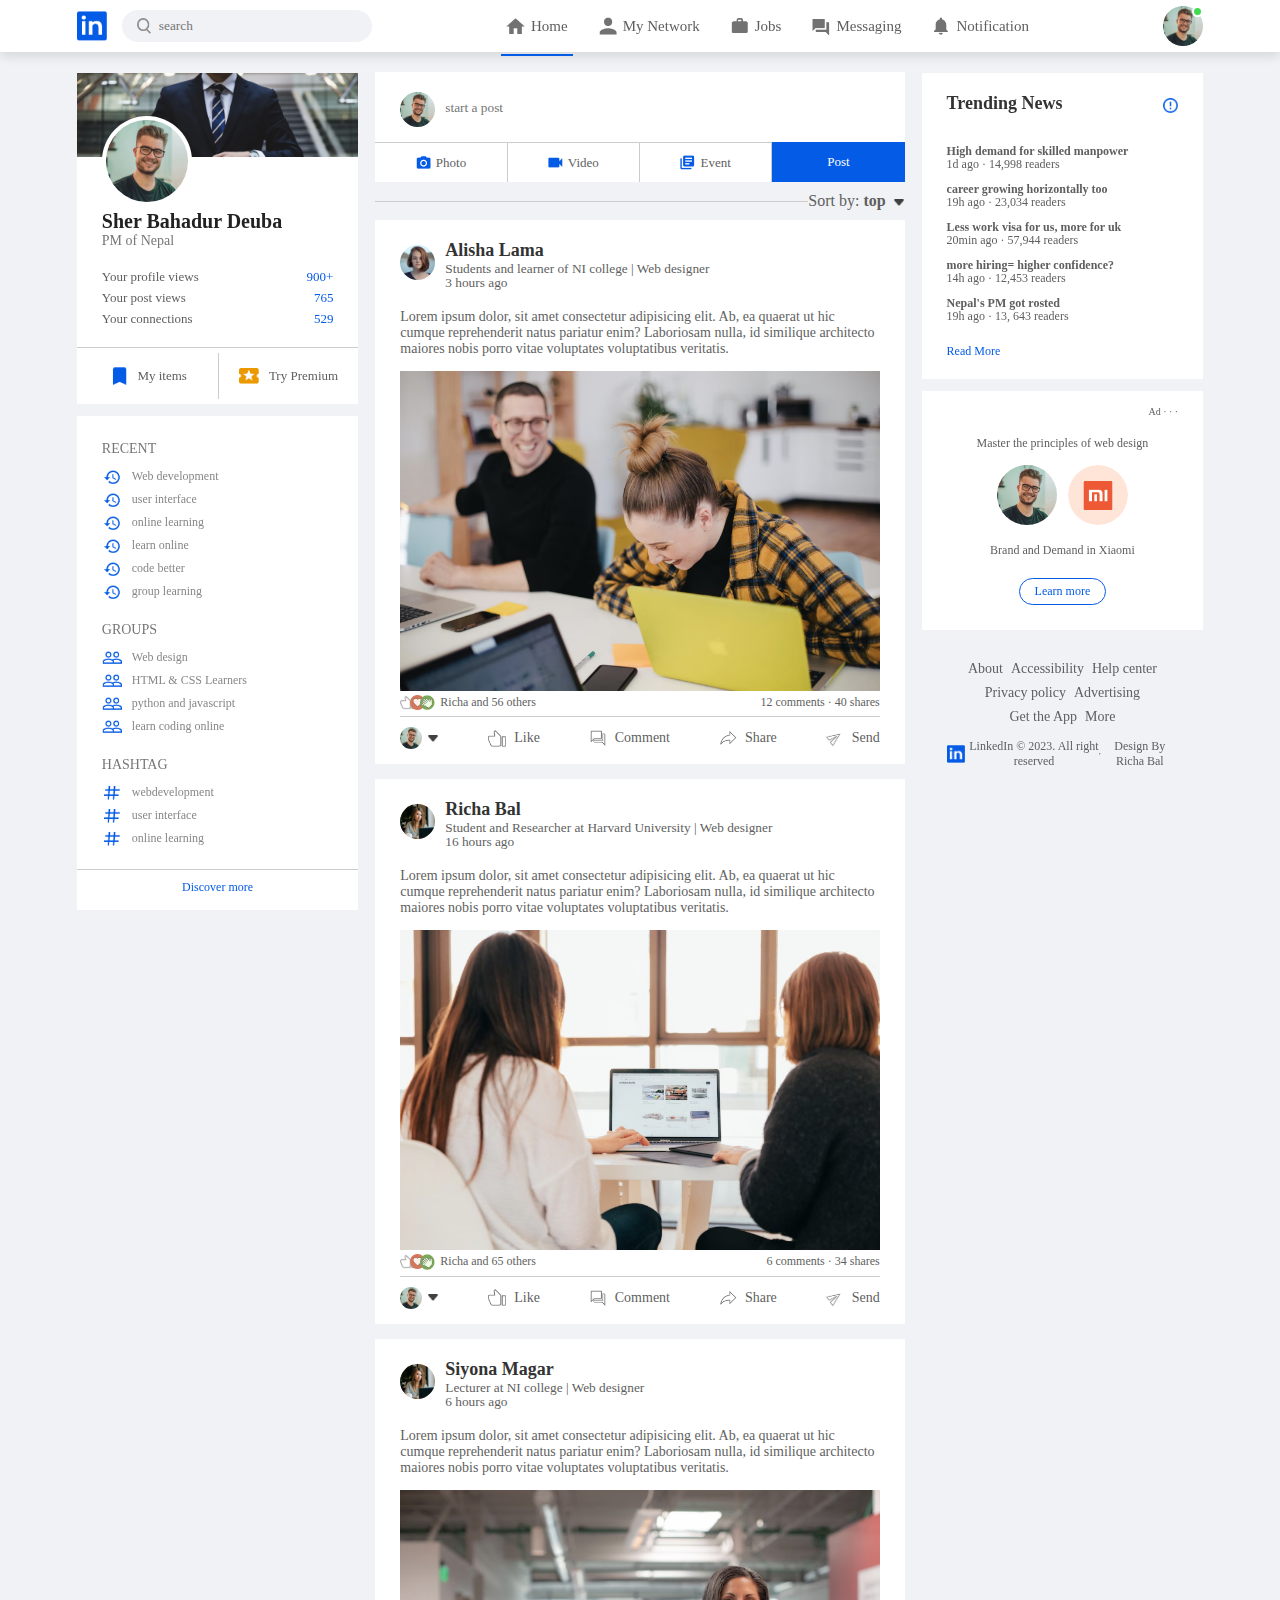
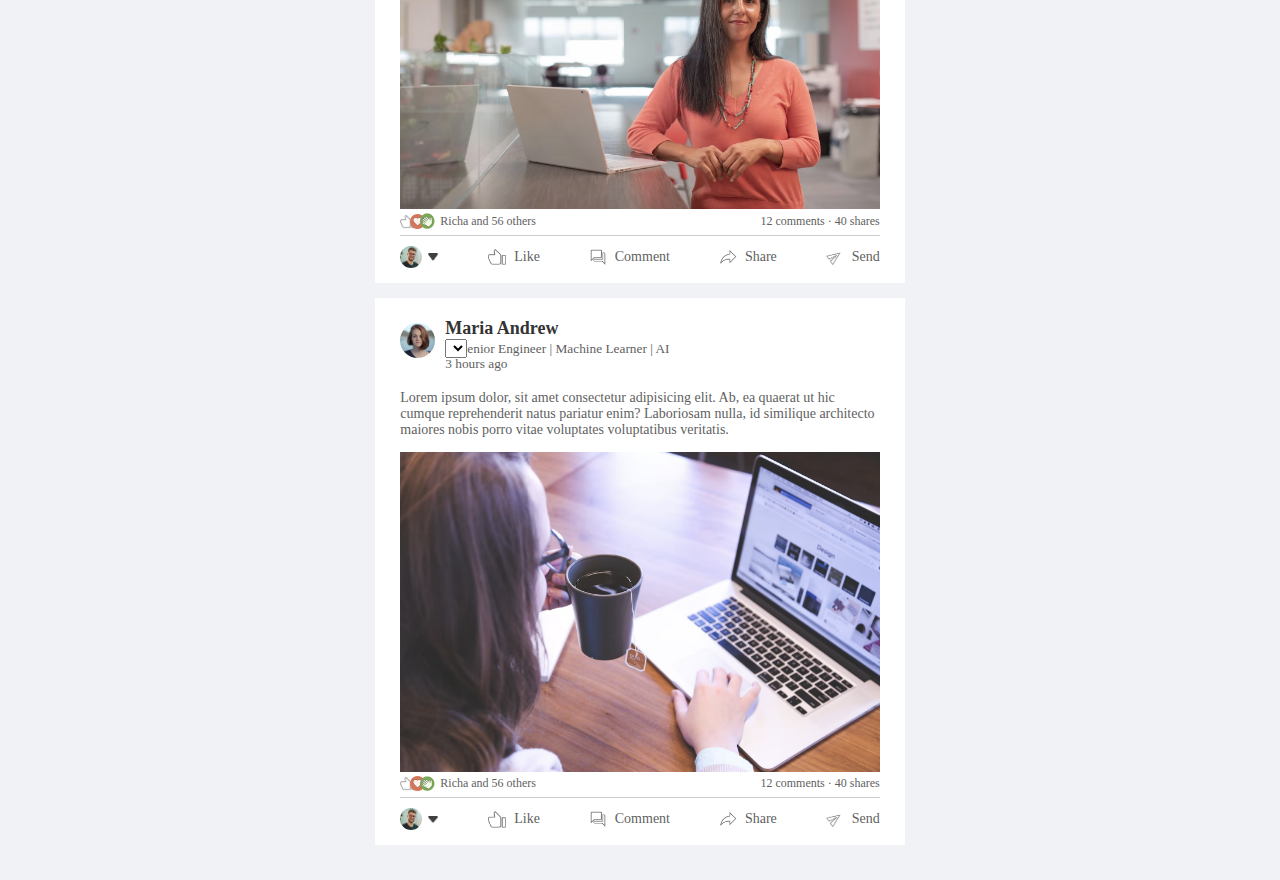
<file: linkedin-webpage-img/index.html>
<!DOCTYPE html>
<html lang="en">

<head>
  <meta charset="UTF-8">
  <meta name="viewport" content="width=device-width, initial-scale=1.0">
  <title>LinkedIn</title>
  <link rel="stylesheet" href="style.css">
  <link rel="shortcut icon" href="images/logo.png" type="image/x-icon">
</head>

<body>

  <nav class="navbar">
    <div class="navbar-left">
      <a href="index.html" class="logo"><img src="images/logo.png"></a>
      <div class="search-box">
        <img src="images/search.png">
        <input type="text" placeholder="search">
      </div>
    </div>
    <div class="navbar-center">
      <ul>
        <li><a href="#" class="active-link"><img src="images/home.png"><span>Home</span></a></li>
        <li><a href="#"><img src="images/network.png"><span>My Network</span></a></li>
        <li><a href="#"><img src="images/jobs.png"><span>Jobs</span></a></li>
        <li><a href="#"><img src="images/message.png"><span>Messaging</span></a></li>
        <li><a href="#"><img src="images/notification.png"><span>Notification</span></a></li>
      </ul>
    </div>
    <div class="navbar-right">
      <div class="online">
        <img src="images/user-1.png" class="nav-profile-img" onclick="toggleMenu()">
      </div>
    </div>
<!-- profile-drop-down-menu -->
<div class="profile-menu-wrap" id="profileMenu">
  <div class="profile-menu">
    <div class="user-info">
      <img src="images/user-1.png" alt="">
      <div>
        <h3>Sher Bahadur Deuba</h3>
        <a href="profile.html">See your profile</a>
      </div>
    </div>
    <hr>
    <a href="#" class="profile-menu-link">
    <img src="images/feedback.png" alt="">
    <p>Give Feedback</p>
    <span>></span>
  </a>
  <a href="#" class="profile-menu-link">
    <img src="images/setting.png" alt="">
    <p>Settings and Privacy</p>
    <span>></span>
  </a>
  <a href="#" class="profile-menu-link">
    <img src="images/help.png" alt="">
    <p>Help and Support</p>
    <span>></span>
  </a>
  <a href="#" class="profile-menu-link">
    <img src="images/display.png" alt="">
    <p>Display and Accessibility</p>
    <span>></span>
  </a>
  <a href="#" class="profile-menu-link">
    <img src="images/logout.png" alt="">
    <p>Logout</p>
    <span>></span>
  </a>

  </div>
</div>


  </nav>
  <!--========= nav bar close ==========-->
  <div class="container">
    <!-- left side bar -->
    <div class="left-sidebar">
      <div class="sidebar-profile-box">
        <img src="images/cover-pic.png" width="100%">
        <div class="sidebar-profile-info">
          <img src="images/user-1.png">
          <h1>Sher Bahadur Deuba</h1>
          <h3>PM of Nepal</h3>
          <ul>
            <li>Your profile views <span>900+</span></li>
            <li>Your post views <span>765</span></li>
            <li>Your connections <span>529</span></li>

          </ul>
        </div>
        <div class="sidebar-profile-link">
          <a href="#"><img src="images/items.png">My items</a>
          <a href="#"><img src="images/premium.png">Try Premium</a>
        </div>
      </div>
      <div class="sidebar-activity" id="sidebarActivity">
        <h3>RECENT</h3>
        <a href="#"><img src="images/recent.png">Web development</a>
        <a href="#"><img src="images/recent.png">user interface</a>
        <a href="#"><img src="images/recent.png">online learning</a>
        <a href="#"><img src="images/recent.png">learn online</a>
        <a href="#"><img src="images/recent.png">code better</a>
        <a href="#"><img src="images/recent.png">group learning</a>
        <h3>GROUPS</h3>
        <a href="#"><img src="images/group.png">Web design</a>
        <a href="#"><img src="images/group.png">HTML & CSS Learners</a>
        <a href="#"><img src="images/group.png">python and javascript</a>
        <a href="#"><img src="images/group.png">learn coding online</a>
        <h3>HASHTAG</h3>
        <a href="#"><img src="images/hashtag.png">webdevelopment</a>
        <a href="#"><img src="images/hashtag.png">user interface</a>
        <a href="#"><img src="images/hashtag.png">online learning</a>
        <div class="discover-more-link">
          <a href="#">Discover more</a>
        </div>
      </div>
      <p id="showMoreLink" onclick="toggeActivity()">Show more <b>+</b></p>
    </div>
    <!-- main content -->
    <div class="main-content">
      <div class="create-post">
        <div class="create-post-input">
          <img src="images/user-1.png">
          <textarea rows="2" placeholder="start a post"></textarea>
        </div>
        <div class="create-post-links">
          <li><img src="images/photo.png">Photo</li>
          <li><img src="images/video.png">Video</li>
          <li><img src="images/event.png">Event</li>
          <li>Post</li>
        </div>
      </div>
      <div class="sort-by">
        <hr>
        <p>Sort by: <span>top <img src="images/down-arrow.png"></span></p>
      </div>
      <!-- first post -->
      <div class="post">
        <div class="post-author">
          <img src="images/user-3.png" alt="">
          <div>
            <h1>Alisha Lama</h1>
            <small>Students and learner of NI college | Web designer</small>
            <small>3 hours ago</small>
          </div>
        </div>
        <p>Lorem ipsum dolor, sit amet consectetur adipisicing elit. Ab, ea quaerat ut hic cumque reprehenderit natus
          pariatur enim? Laboriosam nulla, id similique architecto maiores nobis porro vitae voluptates voluptatibus
          veritatis.</p>
        <img src="images/post-image-1.png" width="100%">
        <div class="post-stats">
          <div>
            <img src="images/thumbsup.png" alt="">
            <img src="images/love.png" alt="">
            <img src="images/clap.png" alt="">
            <span class="liked-users">Richa and 56 others</span>
          </div>
          <div>
            <span>12 comments &middot; 40 shares</span>
          </div>
        </div>
        <div class="post-activity">
          <div>
            <img src="images/user-1.png" class="post-activity-user-icon" alt="">
            <img src="images/down-arrow.png" class="post-activity-arrow-icon" alt="">
          </div>
          <div class="post-activity-link">
            <img src="images/like.png" alt="">
            <span>Like</span>
          </div>
          <div class="post-activity-link">
            <img src="images/comment.png" alt="">
            <span>Comment</span>
          </div>
          <div class="post-activity-link">
            <img src="images/share.png" alt="">
            <span>Share</span>
          </div>
          <div class="post-activity-link">
            <img src="images/send.png" alt="">
            <span>Send</span>
          </div>
        </div>
      </div>
      <!-- second post -->
      <div class="post">
        <div class="post-author">
          <img src="images/user-4.png" alt="">
          <div>
            <h1>Richa Bal</h1>
            <small>Student and Researcher at Harvard University | Web designer</small>
            <small>16 hours ago</small>
          </div>
        </div>
        <p>Lorem ipsum dolor, sit amet consectetur adipisicing elit. Ab, ea quaerat ut hic cumque reprehenderit natus
          pariatur enim? Laboriosam nulla, id similique architecto maiores nobis porro vitae voluptates voluptatibus
          veritatis.</p>
        <img src="images/post-image-2.png" width="100%">
        <div class="post-stats">
          <div>
            <img src="images/thumbsup.png" alt="">
            <img src="images/love.png" alt="">
            <img src="images/clap.png" alt="">
            <span class="liked-users">Richa and 65 others</span>
          </div>
          <div>
            <span>6 comments &middot; 34 shares</span>
          </div>
        </div>
        <div class="post-activity">
          <div>
            <img src="images/user-1.png" class="post-activity-user-icon" alt="">
            <img src="images/down-arrow.png" class="post-activity-arrow-icon" alt="">
          </div>
          <div class="post-activity-link">
            <img src="images/like.png" alt="">
            <span>Like</span>
          </div>
          <div class="post-activity-link">
            <img src="images/comment.png" alt="">
            <span>Comment</span>
          </div>
          <div class="post-activity-link">
            <img src="images/share.png" alt="">
            <span>Share</span>
          </div>
          <div class="post-activity-link">
            <img src="images/send.png" alt="">
            <span>Send</span>
          </div>
        </div>
      </div>
      <!-- third post -->
      <div class="post">
        <div class="post-author">
          <img src="images/user-4.png" alt="">
          <div>
            <h1>Siyona Magar</h1>
            <small>Lecturer at NI college | Web designer</small>
            <small>6 hours ago</small>
          </div>
        </div>
        <p>Lorem ipsum dolor, sit amet consectetur adipisicing elit. Ab, ea quaerat ut hic cumque reprehenderit natus
          pariatur enim? Laboriosam nulla, id similique architecto maiores nobis porro vitae voluptates voluptatibus
          veritatis.</p>
        <img src="images/post-image-3.png" width="100%">
        <div class="post-stats">
          <div>
            <img src="images/thumbsup.png" alt="">
            <img src="images/love.png" alt="">
            <img src="images/clap.png" alt="">
            <span class="liked-users">Richa and 56 others</span>
          </div>
          <div>
            <span>12 comments &middot; 40 shares</span>
          </div>
        </div>
        <div class="post-activity">
          <div>
            <img src="images/user-1.png" class="post-activity-user-icon" alt="">
            <img src="images/down-arrow.png" class="post-activity-arrow-icon" alt="">
          </div>
          <div class="post-activity-link">
            <img src="images/like.png" alt="">
            <span>Like</span>
          </div>
          <div class="post-activity-link">
            <img src="images/comment.png" alt="">
            <span>Comment</span>
          </div>
          <div class="post-activity-link">
            <img src="images/share.png" alt="">
            <span>Share</span>
          </div>
          <div class="post-activity-link">
            <img src="images/send.png" alt="">
            <span>Send</span>
          </div>
        </div>
      </div>

      <!-- forth post -->
      <div class="post">
        <div class="post-author">
          <img src="images/user-3.png" alt="">
          <div>
            <h1>Maria Andrew</h1>
            <small><Select></Select>enior Engineer | Machine Learner | AI</small>
            <small>3 hours ago</small>
          </div>
        </div>
        <p>Lorem ipsum dolor, sit amet consectetur adipisicing elit. Ab, ea quaerat ut hic cumque reprehenderit natus
          pariatur enim? Laboriosam nulla, id similique architecto maiores nobis porro vitae voluptates voluptatibus
          veritatis.</p>
        <img src="images/post-image-4.png" width="100%">
        <div class="post-stats">
          <div>
            <img src="images/thumbsup.png" alt="">
            <img src="images/love.png" alt="">
            <img src="images/clap.png" alt="">
            <span class="liked-users">Richa and 56 others</span>
          </div>
          <div>
            <span>12 comments &middot; 40 shares</span>
          </div>
        </div>
        <div class="post-activity">
          <div>
            <img src="images/user-1.png" class="post-activity-user-icon" alt="">
            <img src="images/down-arrow.png" class="post-activity-arrow-icon" alt="">
          </div>
          <div class="post-activity-link">
            <img src="images/like.png" alt="">
            <span>Like</span>
          </div>
          <div class="post-activity-link">
            <img src="images/comment.png" alt="">
            <span>Comment</span>
          </div>
          <div class="post-activity-link">
            <img src="images/share.png" alt="">
            <span>Share</span>
          </div>
          <div class="post-activity-link">
            <img src="images/send.png" alt="">
            <span>Send</span>
          </div>
        </div>
      </div>

    </div>
    <!-- right side bar -->
    <div class="right-sidebar">
      <div class="sidebar-news">
        <img src="images/more.png" class="info-icon">
        <h3>Trending News</h3>
        <a href="#">High demand for skilled manpower</a>
        <span>1d ago &middot; 14,998 readers</span>

        <a href="#">career growing horizontally too</a>
        <span>19h ago &middot; 23,034 readers</span>

        <a href="#">Less work visa for us, more for uk</a>
        <span>20min ago &middot; 57,944 readers</span>

        <a href="#">more hiring= higher confidence?</a>
        <span>14h ago &middot; 12,453 readers</span>

        <a href="#">Nepal's PM got rosted</a>
        <span>19h ago &middot; 13, 643 readers</span>



        <a href="#" class="read-more-link">Read More</a>
      </div>

      <div class="sidebar-ad">
        <small>Ad &middot; &middot; &middot;</small>
        <p>Master the principles of web design</p>
        <div>
          <img src="images/user-1.png">
          <img src="images/mi-logo.png">
        </div>
        <b>Brand and Demand in Xiaomi</b>
        <a href="#" class="ad-link">Learn more</a>
      </div>
      <div class="sidebar-useful-links">
        <a href="#">About</a>
        <a href="#">Accessibility</a>
        <a href="#">Help center</a>
        <a href="#">Privacy policy</a>
        <a href="#">Advertising</a>
        <a href="#">Get the App</a>
        <a href="#">More</a>
        <div class="copyright-msg">
          <img src="images/logo.png">
          <p>LinkedIn &#169; 2023. All right reserved</p>
          <hr>
          <p> Design By Richa Bal</p>
        </div>
      </div>
    </div>
  </div>
<script>
  let profileMenu = document.getElementById("profileMenu");

  function toggleMenu (){
    profileMenu.classList.toggle("open-menu");
  }
  
</script>
<script>
  let sidebarActivity = document.getElementById("sidebarActivity");
  let moreLink = document.getElementById("showMoreLink");
  function toggeActivity(){
    sidebarActivity.classList.toggle("open-activity");
    if(sidebarActivity.classList.contains("open-activity")){
      moreLink.innerHTML = "show less <b>-</b>";
    }
    else{
      moreLink.innerHTML = "show more <b>+</b>";
    }
  }
</script>
</body>
</html>
</file>
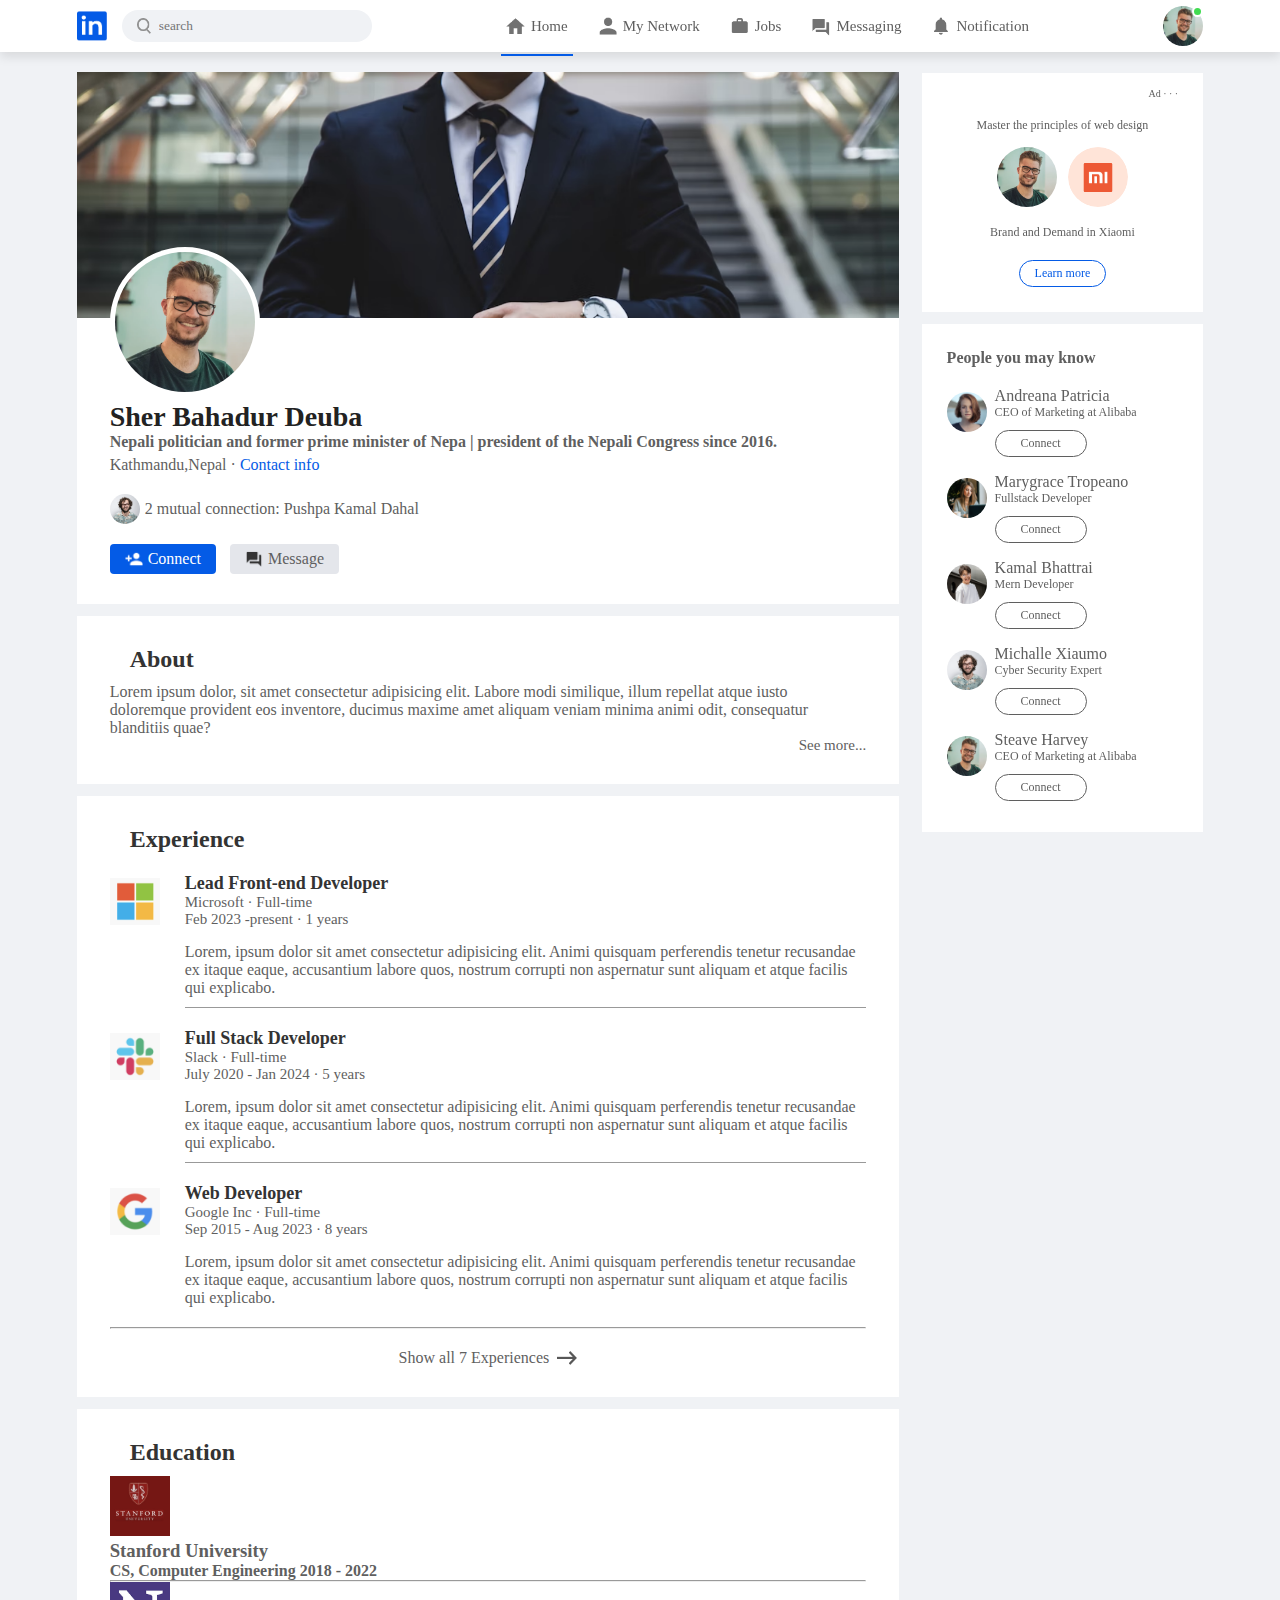
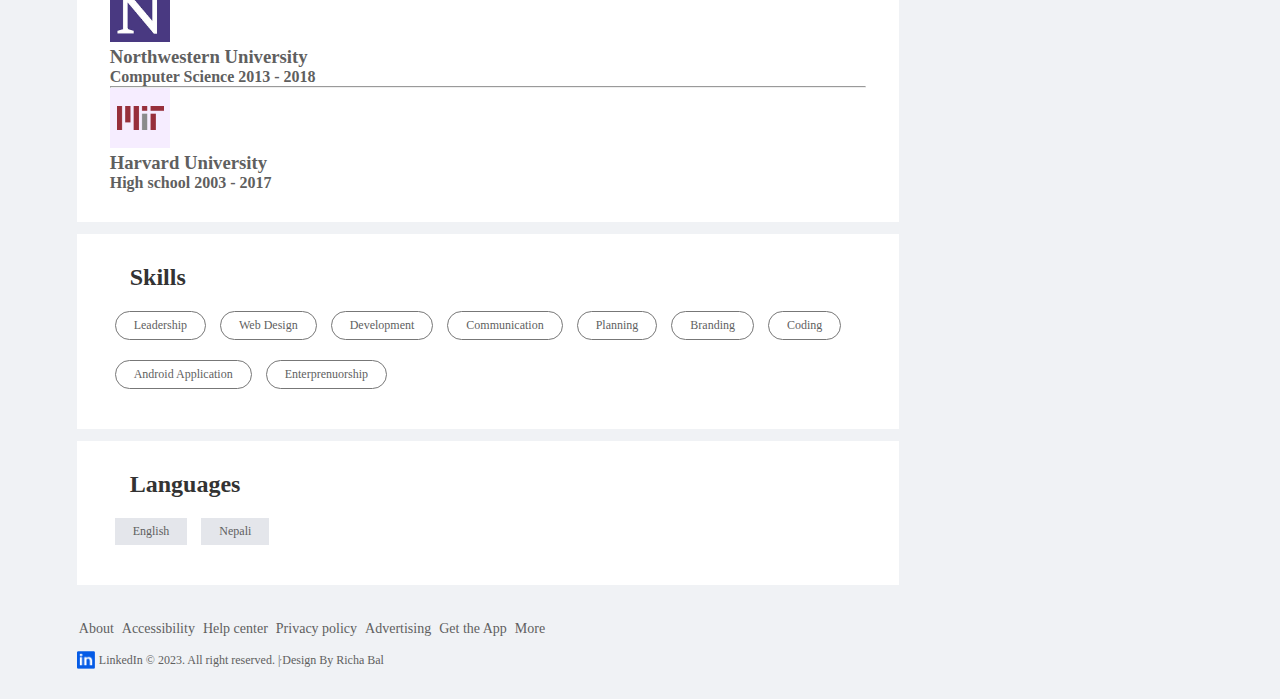
<file: linkedin-webpage-img/profile.html>
<!DOCTYPE html>
<html lang="en">

<head>
  <meta charset="UTF-8">
  <meta name="viewport" content="width=device-width, initial-scale=1.0">
  <title>LinkedIn</title>
  <link rel="stylesheet" href="style.css">
  <link rel="shortcut icon" href="images/logo.png" type="image/x-icon">
</head>

<body>

  <nav class="navbar">
    <div class="navbar-left">
      <a href="index.html" class="logo"><img src="images/logo.png"></a>
      <div class="search-box">
        <img src="images/search.png">
        <input type="text" placeholder="search">
      </div>
    </div>
    <div class="navbar-center">
      <ul>
        <li><a href="#" class="active-link"><img src="images/home.png"><span>Home</span></a></li>
        <li><a href="#"><img src="images/network.png"><span>My Network</span></a></li>
        <li><a href="#"><img src="images/jobs.png"><span>Jobs</span></a></li>
        <li><a href="#"><img src="images/message.png"><span>Messaging</span></a></li>
        <li><a href="#"><img src="images/notification.png"><span>Notification</span></a></li>
      </ul>
    </div>
    <div class="navbar-right">
      <div class="online">
        <img src="images/user-1.png" class="nav-profile-img" onclick="toggleMenu()">
      </div>
    </div>
    <!-- profile-drop-down-menu -->
    <div class="profile-menu-wrap" id="profileMenu">
      <div class="profile-menu">
        <div class="user-info">
          <img src="images/user-1.png" alt="">
          <div>
            <h3>Sher Bahadur Deuba</h3>
            <a href="profile.html">See your profile</a>
          </div>
        </div>
        <hr>
        <a href="#" class="profile-menu-link">
          <img src="images/feedback.png" alt="">
          <p>Give Feedback</p>
          <span>></span>
        </a>
        <a href="#" class="profile-menu-link">
          <img src="images/setting.png" alt="">
          <p>Settings and Privacy</p>
          <span>></span>
        </a>
        <a href="#" class="profile-menu-link">
          <img src="images/help.png" alt="">
          <p>Help and Support</p>
          <span>></span>
        </a>
        <a href="#" class="profile-menu-link">
          <img src="images/display.png" alt="">
          <p>Display and Accessibility</p>
          <span>></span>
        </a>
        <a href="#" class="profile-menu-link">
          <img src="images/logout.png" alt="">
          <p>Logout</p>
          <span>></span>
        </a>

      </div>
    </div>


  </nav>
  <!--========= nav bar close ==========-->

  <div class="container">
    <div class="profile-main">
      <div class="profile-container">
        <img src="images/cover-pic.png" alt="" width="100%">
        <div class="profile-container-inner">
          <img src="images/user-1.png" alt="" class="profile-pic">
          <h1>Sher Bahadur Deuba</h1>
          <b> Nepali politician and former prime minister of Nepa | president of the Nepali Congress since 2016.</b>
          <p>Kathmandu,Nepal &middot; <a href="#">Contact info</a></p>
          <div class="mutual-connection">
            <img src="images/user-2.png" alt="">
            <span>2 mutual connection: Pushpa Kamal Dahal </span>
          </div>
          <div class="profile-btn">
            <a href="#" class="primary-btn"><img src="images/connect.png" alt="">Connect</a>
            <a href="#"><img src="images/chat.png" alt="">Message</a>
          </div>
        </div>
      </div>

      <div class="profile-description">
        <h2>About</h2>
        <p>Lorem ipsum dolor, sit amet consectetur adipisicing elit. Labore modi similique, illum repellat atque iusto
          doloremque provident eos inventore, ducimus maxime amet aliquam veniam minima animi odit, consequatur
          blanditiis quae?</p>
        <a href="#" class="see-more-link">See more...</a>
      </div>

      <div class="profile-description">
        <h2>Experience</h2>
        <div class="profile-desc-row">
          <img src="images/microsoft.png" alt="">
          <div>
            <h3>Lead Front-end Developer</h3>
            <b>Microsoft &middot; Full-time</b>
            <b>Feb 2023 -present &middot; 1 years</b>
            <p>Lorem, ipsum dolor sit amet consectetur adipisicing elit. Animi quisquam perferendis tenetur recusandae
              ex itaque eaque, accusantium labore quos, nostrum corrupti non aspernatur sunt aliquam et atque facilis
              qui explicabo.</p>
            <hr>
          </div>
        </div>

        <div class="profile-desc-row">
          <img src="images/slack.png" alt="">
          <div>
            <h3>Full Stack Developer</h3>
            <b>Slack &middot; Full-time</b>
            <b>July 2020 - Jan 2024 &middot; 5 years</b>
            <p>Lorem, ipsum dolor sit amet consectetur adipisicing elit. Animi quisquam perferendis tenetur recusandae
              ex itaque eaque, accusantium labore quos, nostrum corrupti non aspernatur sunt aliquam et atque facilis
              qui explicabo.</p>
            <hr>
          </div>
        </div>

        <div class="profile-desc-row">
          <img src="images/google.png" alt="">
          <div>
            <h3>Web Developer</h3>
            <b>Google Inc &middot; Full-time</b>
            <b>Sep 2015 - Aug 2023 &middot; 8 years</b>
            <p>Lorem, ipsum dolor sit amet consectetur adipisicing elit. Animi quisquam perferendis tenetur recusandae
              ex itaque eaque, accusantium labore quos, nostrum corrupti non aspernatur sunt aliquam et atque facilis
              qui explicabo.</p>
          </div>
        </div>
        <hr>
        <a href="#" class="experience-link">Show all 7 Experiences <img src="images/right-arrow.png" alt=""></a>
      </div>

      <div class="profile-description">
        <h2>Education</h2>
        <div class="profile-disc-row">
          <img src="images/stanford.png" alt="">
          <div>
            <h3>Stanford University</h3>
            <b>CS, Computer Engineering</b>
            <b>2018 - 2022</b>
            <hr>
          </div>
        </div>
        <div class="profile-disc-row">
          <img src="images/north.png" alt="">
          <div>
            <h3>Northwestern University</h3>
            <b>Computer Science</b>
            <b>2013 - 2018</b>
            <hr>
          </div>
        </div>
        <div class="profile-disc-row">
          <img src="images/mit.png" alt="">
          <div>
            <h3>Harvard University</h3>
            <b>High school</b>
            <b>2003 - 2017</b>

          </div>
        </div>

      </div>

      <div class="profile-description">
        <h2>Skills</h2>
        <a href="#" class="skills-btn">Leadership</a>
        <a href="#" class="skills-btn">Web Design</a>
        <a href="#" class="skills-btn">Development</a>
        <a href="#" class="skills-btn">Communication</a>
        <a href="#" class="skills-btn">Planning</a>
        <a href="#" class="skills-btn">Branding</a>
        <a href="#" class="skills-btn">Coding</a>
        <a href="#" class="skills-btn">Android Application</a>
        <a href="#" class="skills-btn">Enterprenuorship</a>
      </div>

      <div class="profile-description">
        <h2>Languages</h2>
        <a href="#" class="language-btn">English</a>
        <a href="#" class="language-btn">Nepali</a>

      </div>

    </div>
    <!-- profile sidebar -->
    <div class="profile-sidebar">
      <div class="sidebar-ad">
        <small>Ad &middot; &middot; &middot;</small>
        <p>Master the principles of web design</p>
        <div>
          <img src="images/user-1.png">
          <img src="images/mi-logo.png">
        </div>
        <b>Brand and Demand in Xiaomi</b>
        <a href="#" class="ad-link">Learn more</a>
      </div>

      <div class="sidebar-people">
        <h3>People you may know</h3>
        <div class="sidepar-people-row">
          <img src="images/user-3.png" alt="">
          <div>
            <h2>Andreana Patricia</h2>
            <p>CEO of Marketing at Alibaba</p>
            <a href="#">Connect</a>
          </div>
        </div>


        <div class="sidepar-people-row">
          <img src="images/user-4.png" alt="">
          <div>
            <h2>Marygrace Tropeano</h2>
            <p>Fullstack Developer</p>
            <a href="#">Connect</a>
          </div>
        </div>

        <div class="sidepar-people-row">
          <img src="images/user-5.png" alt="">
          <div>
            <h2>Kamal Bhattrai</h2>
            <p>Mern Developer</p>
            <a href="#">Connect</a>
          </div>
        </div>

        <div class="sidepar-people-row">
          <img src="images/user-2.png" alt="">
          <div>
            <h2>Michalle Xiaumo</h2>
            <p>Cyber Security Expert</p>
            <a href="#">Connect</a>
          </div>
        </div>

        <div class="sidepar-people-row">
          <img src="images/user-1.png" alt="">
          <div>
            <h2>Steave Harvey</h2>
            <p>CEO of Marketing at Alibaba</p>
            <a href="#">Connect</a>
          </div>
        </div>
      </div>
    </div>
  </div>
  <div class="profile-footer">
    <div class="sidebar-useful-links">
      <a href="#">About</a>
      <a href="#">Accessibility</a>
      <a href="#">Help center</a>
      <a href="#">Privacy policy</a>
      <a href="#">Advertising</a>
      <a href="#">Get the App</a>
      <a href="#">More</a>
      <div class="copyright-msg">
        <img src="images/logo.png">
        <p>LinkedIn &#169; 2023. All right reserved. |   
        </p>
        <hr>
        <p> Design By Richa Bal</p>
      </div>
    </div>
  </div>


  <script>
    let profileMenu = document.getElementById("profileMenu");
    function toggleMenu() {
      profileMenu.classList.toggle("open-menu");
    }
  </script>
</body>
</html>
</file>
<file: linkedin-webpage-img/style.css>
* {
  margin: 0;
  padding: 0;
  font-family: 'poppins', 'sans-serifs';
  box-sizing: border-box;
}

body {
  background: #f0f2f5;
  color: #5f5f5f;
}

a {
  text-decoration: none;
  color: #5f5f5f;
}

.navbar {
  display: flex;
  align-items: center;
  justify-content: space-between;
  background: #fff;
  padding: 6px 6%;
  position: sticky;
  top: 0;
  z-index: 100;
  box-shadow: 0 5px 10px rgba(0, 0, 0, 0.1);

}

.logo img {
  width: 30px;
  display: block;
  margin-right: 15px;
}

.navbar-center ul li {
  display: inline-block;
  list-style: none;
}

.navbar-center ul li a {
  display: flex;
  align-items: center;
  font-size: 15px;
  margin: 5px 8px;
  padding-right: 5px;
  position: relative;
}

.navbar-center ul li a img {
  width: 30px;
}

.navbar-center ul li a::after {
  content: ' ';
  width: 0;
  height: 2px;
  background: #045be6;
  position: absolute;
  bottom: -15px;
  transition: width 0.3s;
}

.navbar-center ul li a:hover::after,
.navbar-center ul li a.active-link::after {
  width: 100%;
}



.nav-profile-img {
  width: 40px;
  border-radius: 50%;
  display: block;
  cursor: pointer;
  position: relative;
}

.online {
  position: relative;
}

.online::after {
  content: ' ';
  width: 7px;
  height: 7px;
  border: 2px solid #fff;
  border-radius: 50%;
  right: 0px;
  top: 0px;
  background: #41db51;
  position: absolute;
}

.search-box {
  background: #f0f2f5;
  width: 250px;
  border-radius: 20px;
  display: flex;
  align-items: center;
  padding: 0 15px;
}

.navbar-left {
  display: flex;
  align-items: center;
}

.search-box img {
  width: 14px;
}

.search-box input {
  width: 100%;
  background: transparent;
  padding: 8px;
  outline: none;
  border: 0;
}

/* nab-bar-end */

.container {
  padding: 20px 6%;
  display: flex;
  flex-wrap: wrap;
  justify-content: space-between;
}

/* left-side-bar */
.left-sidebar {
  flex-basis: 25%;
  align-self: flex-start;
  position: sticky;
  top: 73px;
}

.sidebar-profile-box {
  background: #fff;
}

.sidebar-profile-info {
  padding: 0 25px;
}

.sidebar-profile-info img {
  width: 90px;
  border-radius: 50%;
  background: #fff;
  padding: 4px;
  margin-top: -45px;
}

.sidebar-profile-info h1 {
  font-size: 20px;
  font-weight: 600;
  color: #222;
}

.sidebar-profile-info h3 {
  font-size: 14px;
  font-weight: 500;
  color: #777;
}

.sidebar-profile-info ul {
  list-style: none;
  margin: 20px 0;
}

.sidebar-profile-info ul li {
  width: 100%;
  margin: 5px 0;
  font-size: 13px;
}

.sidebar-profile-info ul li span {
  float: right;
  color: #045be6;
}

.sidebar-profile-link {
  display: flex;
  align-items: center;
  border-top: 1px solid #ccc;
}

.sidebar-profile-link a {
  flex-basis: 50%;
  display: flex;
  align-items: center;
  justify-content: center;
  padding: 15px 0;
  font-size: 13px;
  border-left: 1px solid #ccc;
}

.sidebar-profile-link a:first-child {
  border-left: 0;
}

.sidebar-profile-link a img {
  width: 20px;
  margin-right: 10px;

}

.sidebar-activity {
  background: #fff;
  padding: 5px 25px;
  margin: 12px 0;
}

.sidebar-activity h3 {
  color: #777;
  font-size: 14px;
  font-weight: 500;
  margin: 20px 0 10px;
}

.sidebar-activity a {
  display: flex;
  align-items: center;
  font-size: 12px;
  color: #888;
  margin: 3px 0;
  font-weight: 500;
}

.sidebar-activity a img {
  width: 20px;
  margin-right: 10px;
}

.discover-more-link {
  border-top: 1px solid #ccc;
  text-align: center;
  margin-top: 20px;
  margin-right: -25px;
  margin-left: -25px;

}

.discover-more-link a {
  color: #045be6;
  display: inline-block;
  margin: 10px 0;
}

/* right-side-bar */
.right-sidebar {
  flex-basis: 25%;
  align-self: flex-start;
  position: sticky;
  top: 73px;
}

.sidebar-news {
  background: #fff;
  padding: 10px 25px;
}

.info-icon {
  width: 15px;
  float: right;
  margin-top: 15px;
}

.sidebar-news h3 {
  font-size: 18px;
  font-weight: 600;
  color: #333;
  margin: 10px 0 30px;
}

.sidebar-news a {
  display: block;
  font-size: 12px;
  font-weight: 600;
  margin-top: 10px;
  margin-bottom: -5px;

}

.sidebar-news span {
  font-size: 12px;

}

.sidebar-news .read-more-link {
  color: #045be6;
  font-weight: 500;
  margin: 20px 0 10px;
}

.sidebar-ad {
  background: #fff;
  padding: 15px 25px;
  text-align: center;
  margin: 12px 0;
  font-size: 12px;
}

.sidebar-ad img {
  width: 60px;
  border-radius: 50%;
  margin: 4px;
}

.sidebar-ad small {
  float: right;
  font-weight: 500;
}

.sidebar-ad p {
  margin-top: 30px;
  margin-bottom: 10px;
}

.sidebar-ad b {
  display: block;
  font-weight: 500;
  margin-top: 10px;
}

.ad-link {
  display: inline-block;
  border: 1px solid #045be6;
  border-radius: 30px;
  padding: 5px 15px;
  color: #045be6;
  font-weight: 500;
  margin: 20px auto 10px;
}

.sidebar-useful-links {
  padding: 15px 25px;
  text-align: center;
}

.sidebar-useful-links a {
  display: inline-block;
  font-size: 14px;
  margin: 4px 2px;
}

.copyright-msg {
  display: flex;
  align-items: center;
  justify-content: center;
  font-size: 12px;
  margin-top: 10px;
  font-weight: 500;
}

.copyright-msg img {
  width: 18px;
  margin-right: 4px;
}





/* main-content */
.main-content {
  flex-basis: 47%;
}

.create-post {
  background: #fff;

}

.create-post-input {
  padding: 20px 25px 10px;
  display: flex;
  align-items: flex-start;
}

.create-post-input img {
  width: 35px;
  border-radius: 50%;
  margin-right: 10px;
}

.create-post-input textarea {
  width: 100%;
  border: 0;
  outline: 0;
  resize: none;
  background: transparent;
  margin-top: 8px;
}

::placeholder {
  font-weight: 500;

}

.create-post-links {
  display: flex;
  align-items: flex-start;
}

.create-post-links li {
  list-style: none;
  border-top: 1px solid #ccc;
  border-right: 1px solid #ccc;
  flex-basis: 25%;
  height: 40px;
  font-size: 13px;
  display: flex;
  align-items: center;
  justify-content: center;
  cursor: pointer;
}

.create-post-links li img {
  width: 15px;
  margin-right: 5px;
}

.create-post-links li:last-child {
  background: #045be6;
  color: #fff;
  border-top: 0;
  border-right: 0;

}

.sort-by {
  display: flex;
  align-items: center;
  margin: 10px 0;
}

.sort-by hr {
  flex: 1;
  border: 0;
  height: 1px;
  background: #ccc;
}

.sort-byp {
  font-size: 13px;
  padding-left: 5px;
}

.sort-by span {
  font-weight: 600;
  cursor: pointer;
}

.sort-by span img {
  width: 12px;
  margin-left: 3px;
}

.post {
  background: #fff;
  padding: 20px 25px 5px;
  margin: 5px 0 15px;
}

.post-author {
  display: flex;
  align-items: flex-start;
  margin-bottom: 20px;
}

.post-author img {
  width: 35px;
  border-radius: 50%;
  margin-right: 10px;
  margin-top: 5px;
}

.post-author h1 {
  font-size: 18px;
  font-weight: 600;
  color: #333;
}

.post-author small {
  display: block;
  margin-bottom: -2px;
}

.post p {
  font-size: 14px;
  margin-bottom: 14px;
}

.post-stats {
  display: flex;
  flex-wrap: wrap;
  align-items: center;
  justify-content: space-between;
  font-size: 12px;
  border-bottom: 1px solid #ccc;
  padding-bottom: 6px;
}

.post-stats div {
  display: flex;
  align-items: center;
}

.post-stats img {
  width: 15px;
  margin-right: -5px;
}

.liked-users {
  margin-left: 10px;

}

.post-activity {
  display: flex;
  align-items: center;
  justify-content: space-between;
  padding: 10px 0;
  font-size: 14px;
  font-weight: 500;
}

.post-activity div {
  display: flex;
  align-items: center;
}

.post-activity-user-icon {
  width: 22px;
  border-radius: 50%;
}

.post-activity-arrow-icon {
  width: 12px;
  margin-left: 5px;
}

.post-activity-link img {
  width: 18px;
  margin-right: 8px;
}

/* profile-dropdown-menu */
.profile-menu-wrap {
  position: absolute;
  top: 100%;
  right: 5%;
  width: 320px;
  max-height: 0;
  overflow: hidden;
  transition: max-height 0.5s;
}

.profile-menu-wrap .open-menu{
  max-height: 400px;
}
.profile-menu{
  background: #222;
  color: #fff;
  padding: 20px;
  margin: 10px;
}
.user-info{
  display: flex;
  align-items: center;
}
.user-info img{
  width: 50px;
  border-radius: 50%;
  margin-right: 15px;
}
.user-info h3{
  font-weight: 500;
  margin-bottom: -7px;
}
.user-info a{
  color: #c9dbf8;
  font-size: 13px;
}
.profile-menu hr{
  border: 0;
  height: 1px;
  width: 100%;
  background: #fff;
  margin: 15px 0 10px;
}

.profile-menu-link{
  display: flex;
  align-items: center;
  color: #fff;
  margin: 12px 0;
  font-size: 14px;
}
.profile-menu-link p{
  width: 100%;
}
.profile-menu-link img{
width: 35px;
border-radius: 50%;
margin-right: 10px;
}

/* profile page */
.profile-main{
  flex-basis: 73%;
}
.profile-sidebar{
  flex-basis: 25%;
  align-self: flex-start;
  position: sticky;
  top: 73px;
}

.profile-container{
  background: #fff;
}
.profile-container-inner{
  padding: 0 4% 10px;
}
.profile-pic{
  width: 150px;
  border-radius: 50%;
  margin-top: -75px;
  padding: 5px;
  background: #fff;
}
.profile-container h1{
  font-size: 28px;
  font-weight: 600;
  color: #222;

}
.profile-containerb{
  font-weight: 500;
}
.profile-container p{
  margin-top: 5px;
}
.profile-container p a{
  color: #045be6;
  font-weight: 500;
}
.mutual-connection{
  display: flex;
  align-items: center;
  margin: 20px 0;
}
.mutual-connection img{
  width: 30px;
  border-radius: 50%;
  margin-right: 5px;
}
.profile-btn{
  margin: 20px 0;
}
.profile-btn a{
  display: inline-flex;
  align-items: center;
  background: #e4e6eb;
  padding: 6px 15px;
  border-radius: 4px;
  margin-right: 10px;
}
.profile-btn a img{
  width: 18px;
  margin-right: 5px;
}
.profile-btn .primary-btn{
background: #045be6;
color: #fff;
}
.profile-description{
  background: #fff;
  padding: 20px 4% 30px;
  margin: 12px 0;
}
.profile-description h2{
  color: #333;
  margin: 10px 020px;
  font-weight: 600;
}

.see-more-link{
  display: block;
  text-align: right;
  font-size: 15px;

}

.profile-desc-row{
  display: flex;
  align-items: flex-start;
  margin: 20px 0;
}
.profile-desc-row img{
  width: 50px;
  margin-right: 25px;
  margin-top: 5px;
}
.profile-desc-row  div{
  width: 100%;
}
.profile-desc-row h3{
  font-size: 18px;
  font-weight: 600;
  color: #333;
}
.profile-desc-row  b{
  display: block;
  font-weight: 500;
  font-size: 15px;
}
.profile-desc-row p{
  margin-top: 15px;
}
.profile-desc-row hr{
  border: 0;
  border-bottom: 1px  solid #999;
  margin-top: 10px;
}
.experience-link{
  display: flex;
  align-items: center;
  justify-content: center;
  padding-top: 20px;
  font-weight: 500;

}
.experience-link img{
  width: 20px;
  margin-left: 8px;
}
.skills-btn{
  display: inline-block;
  margin: 10px 5px;
  padding: 6px 18px;
  border: 1px solid #777;
  border-radius: 30px;
  font-size: 12px;
  font-weight: 500;

}
.language-btn{
  display: inline-block;
  margin: 10px 5px;
  padding: 6px 18px;
  background: #e4e6eb;
  font-size: 12px;
  font-weight: 500;
}

/* right-sidebar-profile */
.profile-sidebar .sidebar-ad{
margin: 0;
}
.sidebar-people{
  background: #fff;
  padding: 15px 25px;
  margin: 12px 0;
  font-size: 12px;
}
.sidebar-people h3{
  font-size: 16px;
  font-weight: 600;
  margin: 10px 0 20px;
}
.sidepar-people-row{
  display: flex;
  align-items: flex-start;
  margin: 6px 0;
}
.sidepar-people-row img{
  width: 40px;
  border-radius: 50%;
  margin-right: 8px;
  margin-top: 5px;
}
.sidepar-people-row h2{
font-weight: 500;
font-size: 16px;
}

.sidepar-people-row a{
  display: inline-block;
  margin: 10px 0;
  padding: 5px 25px;
  border: 1px solid#5f5f5f;
  font-weight: 500;
  border-radius: 30px;
}
.profile-footer{
  padding: 0 6% 30px;
}
.profile-footer .sidebar-useful-links{
  text-align: left;
  padding: 0;
}
.profile-footer .copyright-msg{
justify-content: flex-start;
}



/* media query for screen */
#showMoreLink{
  display: none;
}
@media only screen and (max-width:600px){
  .search-box{
    background: transparent;
    width: auto;
    padding: 0;
  }
  .search-box input{
    width: 0;
    padding: 0;
  }
  .navbar-center ul li a span{
    display: none;
  }
  .navbar-center ul li a{
    padding-right: 0;
    margin: 5px;
  }
  .nav-profile-img{
    width: 30px;
  }
  .container{
    padding: 15px 3%;
  }
  .left-sidebar, .right-sidebar{
    flex-basis: 100%;
    position: relative;
    top: unset;
  }
  .main-content{
    flex-basis: 100%;
  }

  .post-stats div{
    margin: 2px 0;
  }

  .post-activity-link span{
    display: none;
  }
  .post-activity-link img{
    margin-right: 0;
  }

  .profile-main, .profile-sidebar{
    flex-basis: 100%;
  }
  .profile-container{
    font-size: 14px;
  }
  .profile-pic{
    width: 100px;
    margin-top: -50%;
  }

  .profile-description{
    font-size: 14px;
  }
  #showMoreLink{
    display: block;
    width: fit-content;
    margin: 10px auto;
    font-size: 14px;
    cursor: pointer;
  }
  .sidebar-activity{
    display: none;
  }
.sidebar-activity .open-activity{
  display: block;
}
  
}
</file>
